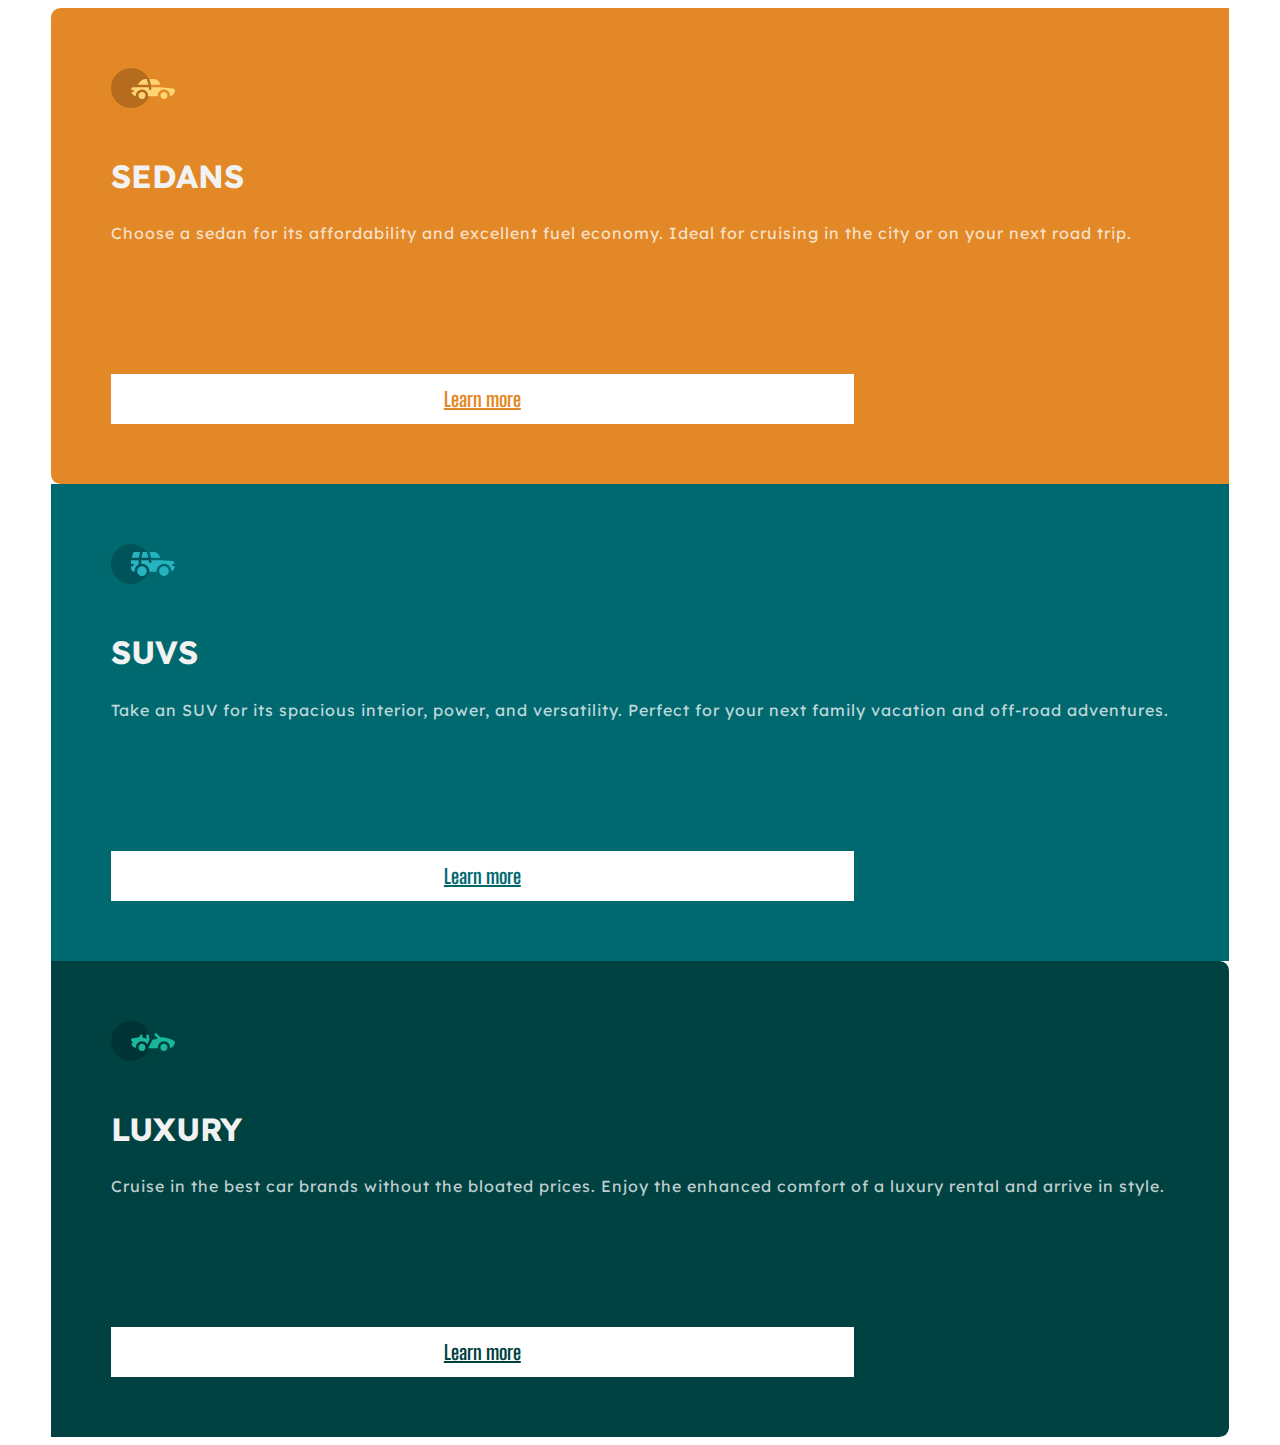
<file: 3-column-preview-card-component-main/index.html>
<!DOCTYPE html>
<html lang="en">
<head>
  <meta charset="UTF-8">
  <meta name="viewport" content="width=device-width, initial-scale=1.0"> <!-- displays site properly based on user's device -->

  <link rel="icon" type="image/png" sizes="32x32" href="./images/favicon-32x32.png">

  <link href="https://cdn.jsdelivr.net/npm/bootstrap@5.0.2/dist/css/bootstrap.min.css" rel="stylesheet" integrity="sha384-EVSTQN3/azprG1Anm3QDgpJLIm9Nao0Yz1ztcQTwFspd3yD65VohhpuuCOmLASjC" crossorigin="anonymous">
  <link rel="stylesheet" href="main.css">
  
  <title>Frontend Mentor | 3-column preview card component</title>

</head>
<body>

<div class="container">
  <div class="row">

    <div class="col sedans">
      <div class="logo"><img src="images/icon-sedans.svg" alt="" class="img-logo" ></div>

      <div class="card-text">
        <h1 class="title">sedans</h1>
        <p class="paragraph">Choose a sedan for its affordability and excellent fuel economy. Ideal for cruising in the city or on your next road trip.</p>
      </div>

      <a href="#" class="btn button rounded-pill btn-sedans" >Learn more</a>

    </div>

    <div class="col suvs">
      <div class="logo"><img src="images/icon-suvs.svg" alt="" class="img-logo" ></div>

      <div class="card-text">
        <h1 class="title">suvs</h1>
        <p class="paragraph">Take an SUV for its spacious interior, power, and versatility. Perfect for your next family vacation and off-road adventures.</p>
      </div>

      <a href="#" class="btn button rounded-pill btn-suvs" >Learn more</a>

    </div>

    <div class="col luxury">
      <div class="logo"><img src="images/icon-luxury.svg" alt="" class="img-logo" ></div>

      <div class="card-text">
        <h1 class="title" >luxury</h1>
        <p class="paragraph">Cruise in the best car brands without the bloated prices. Enjoy the enhanced comfort of a luxury rental and arrive in style.</p>
      </div>

      <a href="#" class="btn button rounded-pill btn-luxury">Learn more</a>

    </div>

  </div>
</div>

<script src="https://cdn.jsdelivr.net/npm/bootstrap@5.0.2/dist/js/bootstrap.bundle.min.js" integrity="sha384-MrcW6ZMFYlzcLA8Nl+NtUVF0sA7MsXsP1UyJoMp4YLEuNSfAP+JcXn/tWtIaxVXM" crossorigin="anonymous"></script>  
</body>
</html>
</file>
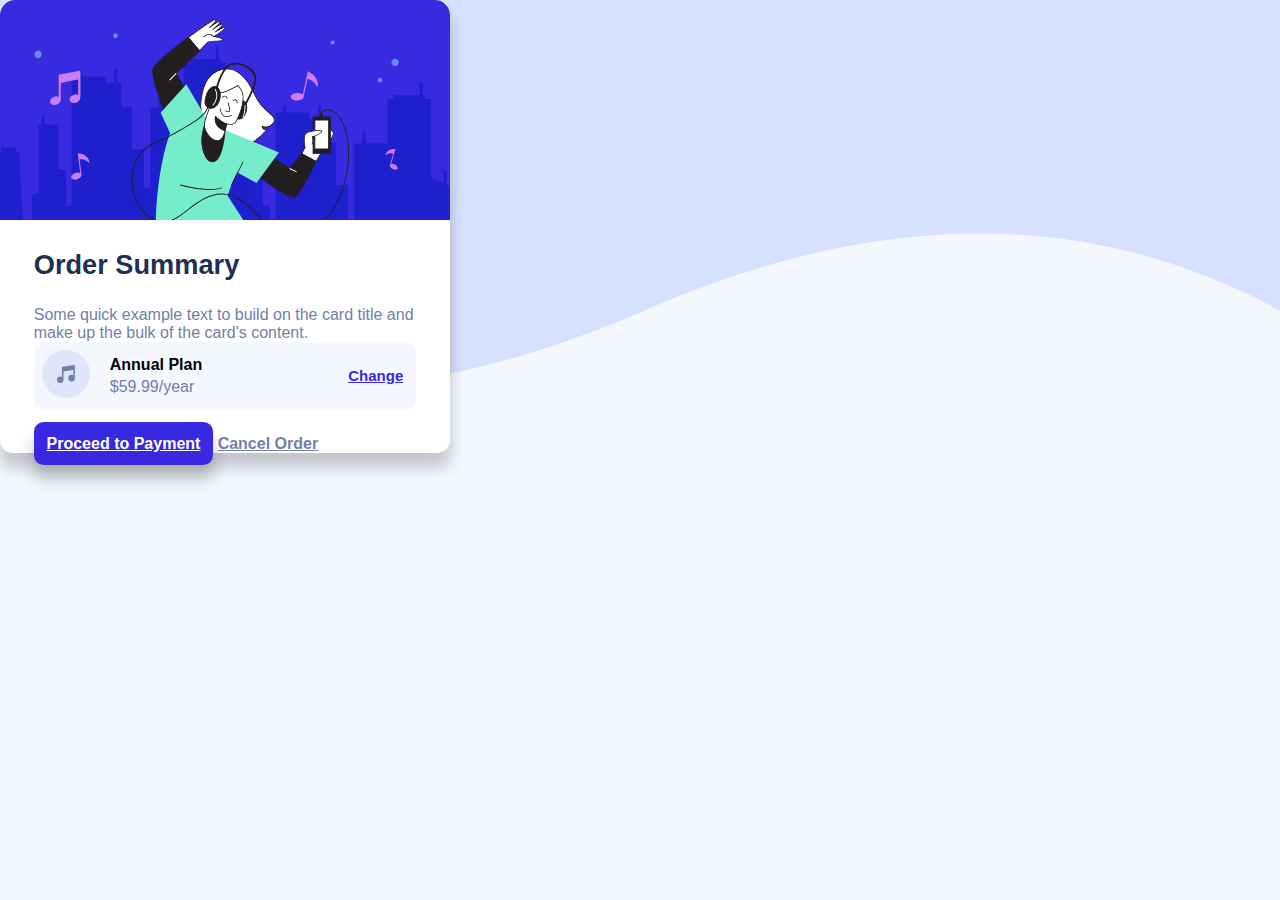
<file: order-summary-component-main/index.html>
<!DOCTYPE html>
<html lang="en">
<head>
  <meta charset="UTF-8">
  <meta name="viewport" content="width=device-width, initial-scale=1.0">

    
  <link href="https://cdn.jsdelivr.net/npm/bootstrap@5.0.2/dist/css/bootstrap.min.css" rel="stylesheet" integrity="sha384-EVSTQN3/azprG1Anm3QDgpJLIm9Nao0Yz1ztcQTwFspd3yD65VohhpuuCOmLASjC" crossorigin="anonymous">
  <link rel="stylesheet" href="main.css">
  <link rel="icon" type="image/png" sizes="32x32" href="./images/favicon-32x32.png">
  
  <title>Frontend Mentor | Order summary card</title>

</head>
<body>

<main>
<section class="hero d-flex justify-content-center align-items-center container">

 <div class='card'>

  <img src="images/illustration-hero.svg" class="card-img-top card-img" alt="...">

  <div class="card-body">
    <h5 class="card-title text-center">Order Summary</h5>
    <p class="card-text text-center">Some quick example text to build on the card title and make up the bulk of the card's content.</p>
 
    <div class="card-suscription">
      <div class="card-logo"><img src="images/icon-music.svg" alt=""></div>
      

      <div class="type-plan">
        <h3 class="fs-6 pt-3">Annual Plan</h3>
        <p class="fs-6 year-plan">$59.99/year</p>
      </div>

      <div class="link">
        <a href="#" class="sub-link">Change</a>
      </div>

      </div>

      <div class="buttons">
        <a href="#" class="btn button-proceed">Proceed to Payment</a>
        <a href="#" class="btn btn-cancel">Cancel Order</a>
      </div>

    </div>




  </div>

</div>

</section>
</main>  

<script src="https://cdn.jsdelivr.net/npm/bootstrap@5.0.2/dist/js/bootstrap.bundle.min.js" integrity="sha384-MrcW6ZMFYlzcLA8Nl+NtUVF0sA7MsXsP1UyJoMp4YLEuNSfAP+JcXn/tWtIaxVXM" crossorigin="anonymous"></script>
</body>
</html>
</file>
<file: 3-column-preview-card-component-main/main.css>
@import url('https://fonts.googleapis.com/css2?family=Lexend+Deca&display=swap');
@import url('https://fonts.googleapis.com/css2?family=Big+Shoulders+Display:wght@700&display=swap');

:root {
    --Brightorange: hsl(31, 77%, 52%);
    --Darkcyan: hsl(184, 100%, 22%);
    --Verydarkcyan: hsl(179, 100%, 13%);
    --Transparentwhite: hsla(0, 0%, 100%, 0.75);
    --Verylightgray: hsl(0, 0%, 95%);
}


body {
    background-color: white;
    font-family: 'Lexend Deca', sans-serif;
}

.col {
    display: flex;
    flex-direction: column;
    justify-content: space-between;
    max-height: 800px;
    background-color: aliceblue;
    padding: 60px;
}

.card-text {
    max-height: 400px;
}

.container {
    min-height: 100vh;
    display: flex;
    justify-content: center;
    align-items: center;
}


.sedans {
    background-color: var(--Brightorange);
    border-top-left-radius: 0.6em;
    border-bottom-left-radius: 0.6em;
}

.suvs {
    background-color: var(--Darkcyan);
}

.luxury {
    background-color: var(--Verydarkcyan);
    border-top-right-radius: 0.6em;
    border-bottom-right-radius: 0.6em;
}

.button{
    margin-top: auto;
    text-align: center;
    min-width: 50%;
    max-width: 70%;
    padding-top: 12px;
    padding-bottom: 12px;
    border: 1px solid white;
    background-color:  white;
    font-family: 'Big Shoulders Display', cursive;
    font-weight: bold;
    font-size: 20px;
    transition: all 0.2s ease;
}

.btn-sedans {
    color: var(--Brightorange);
}

.btn-sedans:hover {
    background-color: var(--Brightorange);
    color: var(--Verylightgray);
    font-weight: 300;
}

.btn-suvs {
    color: var(--Darkcyan);
}

.btn-suvs:hover {
    background-color: var(--Darkcyan);
    color: var(--Verylightgray);
    font-weight: 300;
}

.btn-luxury {
    color: var(--Verydarkcyan);
}

.btn-luxury:hover {
    background-color: var(--Verydarkcyan);
    color: var(--Verylightgray);
    font-weight: 300;
}

.img-logo {
    margin-bottom: 1.4em;
}

.title {
    font-weight: bold;
    margin-bottom: 0.8em;
    color: var(--Verylightgray);
    text-transform: uppercase;
    font-family: 'Lexend Deca', sans-serif;
}

.paragraph {
    color: var(--Transparentwhite);
    font-family: 'Lexend Deca', sans-serif;
    letter-spacing: 1px;
    line-height: 25px;
    font-size: 600;
    margin-bottom: 8em;
}

@media screen and (max-width: 768px) {
    .button {
        min-width: 80%;
        max-width: 90%;
    }
}

@media screen and (max-width: 1000px) {
    .luxury {
        border-top-right-radius: 0em;
        border-bottom-left-radius: 0.6em;
        border-bottom-right-radius: 0.6em;
    }

    .sedans {
        border-bottom-left-radius: 0em;
    }

    .suvs {
        border-top-right-radius: 0.6em;
    }


}

@media screen  and (max-width: 450px){
    .luxury {
        border-top-right-radius: 0em;
        border-bottom-left-radius: 0.6em;
        border-bottom-right-radius: 0.6em;
    }

    .sedans {
        border-bottom-left-radius: 0em;
        border-top-right-radius: 0.6em;
    }

    .suvs {
        border-top-right-radius: 0em;
    }

    .container {
        padding: 40px;
    }


    .col {
        height: 450px;
    }

    .paragraph {
        margin-bottom: 30px;
    }

}
</file>
<file: order-summary-component-main/main.css>
:root {
    --primercolor: hsl(225, 100%, 94%);
    --segundocolor: hsl(245, 75%, 52%);
    --palblue: hsl(225, 100%, 98%);
    --darkblue: hsl(223, 47%, 23%);
    --desaturedblue: hsl(224, 23%, 55%);
}

* {
    padding: 0px;
    margin: 0px;
    box-sizing: border-box;
    font-family: 'Red Hat Display', sans-serif;
}


main {
    background-image: url(images/pattern-background-desktop.svg);
    background-size: 100%;
    background-repeat: no-repeat;
    background-color: var(--palblue)
}
.hero {
    height: 100vh;
}

.card {
    max-width: 450px;
    background-color: white;
    border: 0;
    box-shadow: 0 14px 15px 1px rgba(0, 0, 0, 0.2);
    border-radius: 0.8rem
}

.card-body {
    width: 85%;
    margin: 0 auto;
}

.card-img {
    border-top-left-radius: 15px;
    border-top-right-radius: 15px;
    margin-bottom: 25px;
}

.card-title{
    font-family: 'Red Hat Display', sans-serif;
    font-size: 1.7em;
    font-weight: 900;
    color: var(--darkblue);
    margin-bottom: 25px
}

.card-text  {
    font-family: 'Red Hat Display', sans-serif;
    color: var(--desaturedblue);
}

.card-suscription {
    display: flex;
    align-items: center;
    background-color: var(--palblue);
    padding: 0.5rem;
    border-radius: 0.6rem;
    margin-bottom: 25px;
}

.card-logo {
    margin-right: 20px;
}


.type-plan {
    height: 100%;
}

.type-plan h3 {
    font-size: 16px;
    font-weight: 700;
    margin-bottom: .3rem;

}

.type-plan .year-plan {
    color: var(--desaturedblue);
}

.card-suscription .price-plan {
    display: flex;
    position: relative;
    color: var(--desaturedblue);
}


.link {
    margin-left: auto;
    margin-right: 5px;
}

.sub-link {
    color: var(--segundocolor);
    font-weight: bold;
    font-size: 15px;
}


.button-proceed {
    font-family: 'Red Hat Display', sans-serif;
    width: 100%;
    background-color: var(--segundocolor);
    padding: .8rem;
    border-radius: 0.6rem;
    color: white;
    font-weight: bold;
    box-shadow: 0 14px 15px 1px rgba(0, 0, 0.8, 0.2);
    margin-bottom: 15px;
}

.btn-cancel {
    width: 100%;
    color: var(--desaturedblue);
    font-weight: bold;

}


@media screen  and (max-width: 500px){
    .card-body {
        width: 95%;
        margin: 0 auto;
    }
}
</file>
